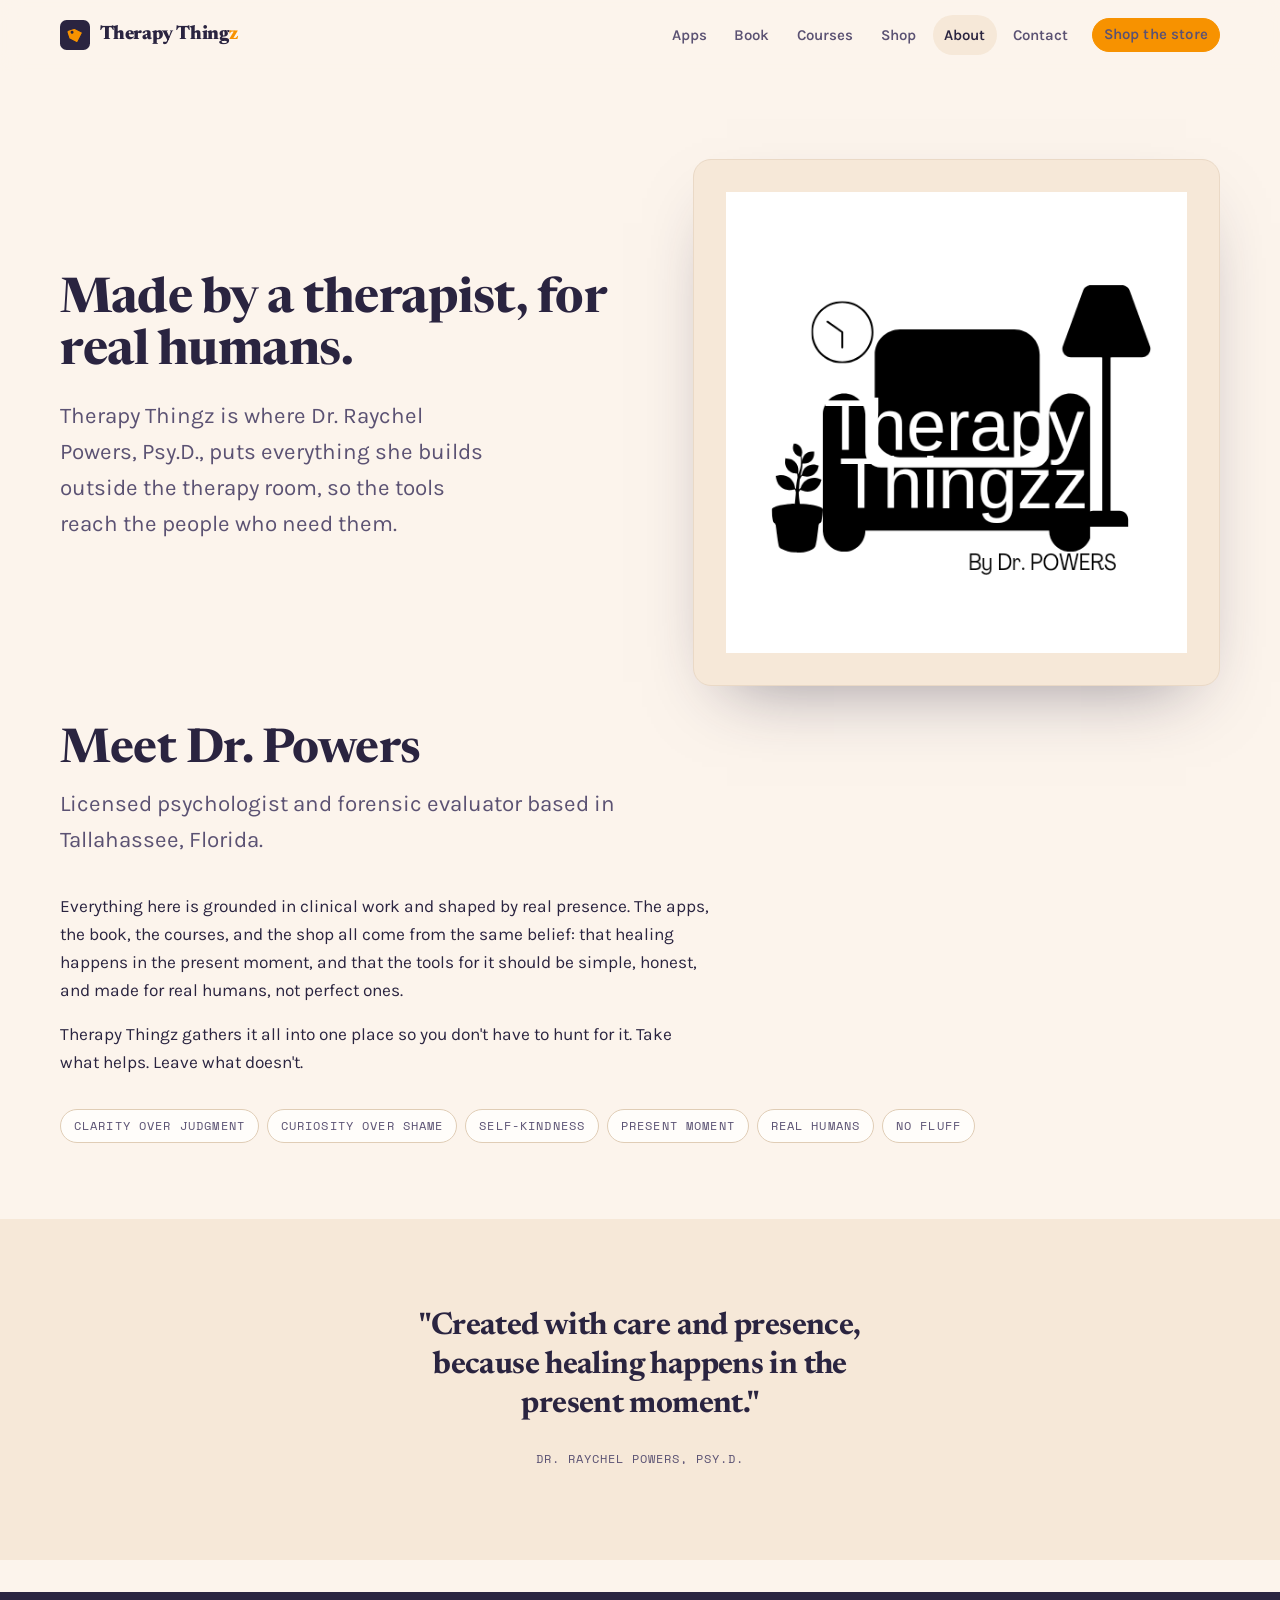
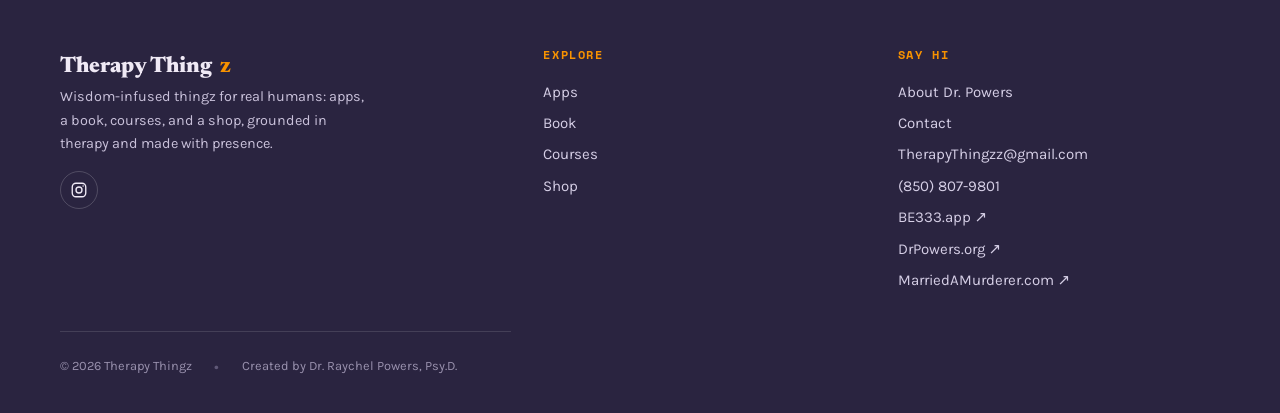
<file: about.html>
<!DOCTYPE html>
<html lang="en">
<head>
<meta charset="UTF-8">
<meta name="viewport" content="width=device-width, initial-scale=1">
<title>About · Therapy Thingz</title>
<meta name="description" content="Therapy Thingz is created by Dr. Raychel Powers, Psy.D., a licensed psychologist in Tallahassee, Florida.">
<link rel="icon" href="assets/favicon.svg" type="image/svg+xml">
<link rel="apple-touch-icon" href="assets/favicon.svg">
<link rel="manifest" href="site.webmanifest">
<meta property="og:title" content="About · Therapy Thingz">
<meta property="og:description" content="Therapy Thingz is created by Dr. Raychel Powers, Psy.D., a licensed psychologist in Tallahassee, Florida.">
<meta property="og:type" content="profile">
<meta property="og:url" content="https://therapythingz.com/about.html">
<meta property="og:image" content="https://therapythingz.com/assets/hero.webp">
<meta property="og:image:width" content="1024">
<meta property="og:image:height" content="576">
<meta property="og:image:alt" content="Therapy Thingz, a curated collection for the mind">
<meta property="og:site_name" content="Therapy Thingz">
<meta name="twitter:card" content="summary_large_image">
<meta name="twitter:title" content="About · Therapy Thingz">
<meta name="twitter:description" content="Therapy Thingz is created by Dr. Raychel Powers, Psy.D., a licensed psychologist in Tallahassee, Florida.">
<meta name="twitter:image" content="https://therapythingz.com/assets/hero.webp">
<meta name="twitter:image:alt" content="Therapy Thingz, a curated collection for the mind">
<meta name="theme-color" content="#FCF4EC">
<script type="application/ld+json">{"@context":"https://schema.org","@type":"Person","name":"Dr. Raychel Powers","honorificSuffix":"Psy.D.","jobTitle":"Licensed Psychologist","description":"Licensed psychologist and forensic evaluator based in Tallahassee, Florida.","url":"https://drpowers.org","sameAs":["https://instagram.com/DrRaychel","https://therapythingz.com/about.html","https://be333.app","https://marriedamurderer.com"],"worksFor":{"@type":"Organization","name":"Therapy Thingz","url":"https://therapythingz.com/"},"address":{"@type":"PostalAddress","addressLocality":"Tallahassee","addressRegion":"FL","addressCountry":"US"}}</script>
<link rel="preconnect" href="https://fonts.googleapis.com">
<link rel="preconnect" href="https://fonts.gstatic.com" crossorigin>
<link href="https://fonts.googleapis.com/css2?family=Karla:ital,wght@0,400;0,500;0,600;0,700;1,400&family=Newsreader:ital,opsz,wght@0,6..72,600;0,6..72,700;0,6..72,800;1,6..72,600&family=Space+Mono:wght@400;700&display=swap" rel="stylesheet">
<link rel="stylesheet" href="css/styles.css">
</head>
<body data-page="about">
<div id="site-header"></div>

<main>
  <section class="hero" style="padding-bottom:1.5rem">
    <div class="wrap hero__grid">
      <div>
        <h1 class="hero__title" style="font-size:var(--step-3)">Made by a therapist, for real humans.</h1>
        <p class="hero__lead">Therapy Thingz is where Dr. Raychel Powers, Psy.D., puts everything she builds outside the therapy room, so the tools reach the people who need them.</p>
      </div>
      <div class="hero__art" data-reveal>
        <img src="assets/about-hero.png" alt="Therapy Thingz mark" fetchpriority="high" decoding="async" style="aspect-ratio:1/1;object-fit:contain;background:var(--paper-2);padding:2rem">
      </div>
    </div>
  </section>

  <section class="section" style="padding-top:1rem">
    <div class="wrap">
      <div class="section__head">
        <h2 class="section__title">Meet Dr. Powers</h2>
        <p class="section__sub">Licensed psychologist and forensic evaluator based in Tallahassee, Florida.</p>
      </div>
      <div style="max-width:65ch">
        <p>Everything here is grounded in clinical work and shaped by real presence. The apps, the book, the courses, and the shop all come from the same belief: that healing happens in the present moment, and that the tools for it should be simple, honest, and made for real humans, not perfect ones.</p>
        <p>Therapy Thingz gathers it all into one place so you don't have to hunt for it. Take what helps. Leave what doesn't.</p>
      </div>
      <div class="values" style="margin-top:2rem">
        <span class="chip">Clarity over judgment</span>
        <span class="chip">Curiosity over shame</span>
        <span class="chip">Self-kindness</span>
        <span class="chip">Present moment</span>
        <span class="chip">Real humans</span>
        <span class="chip">No fluff</span>
      </div>
    </div>
  </section>

  <section class="quote section--alt">
    <div class="wrap">
      <p>"Created with care and presence, because healing happens in the present moment."</p>
      <cite> Dr. Raychel Powers, Psy.D.</cite>
    </div>
  </section>
</main>

<div id="site-footer"></div>
<script src="js/script.js"></script>
</body>
</html>
</file>
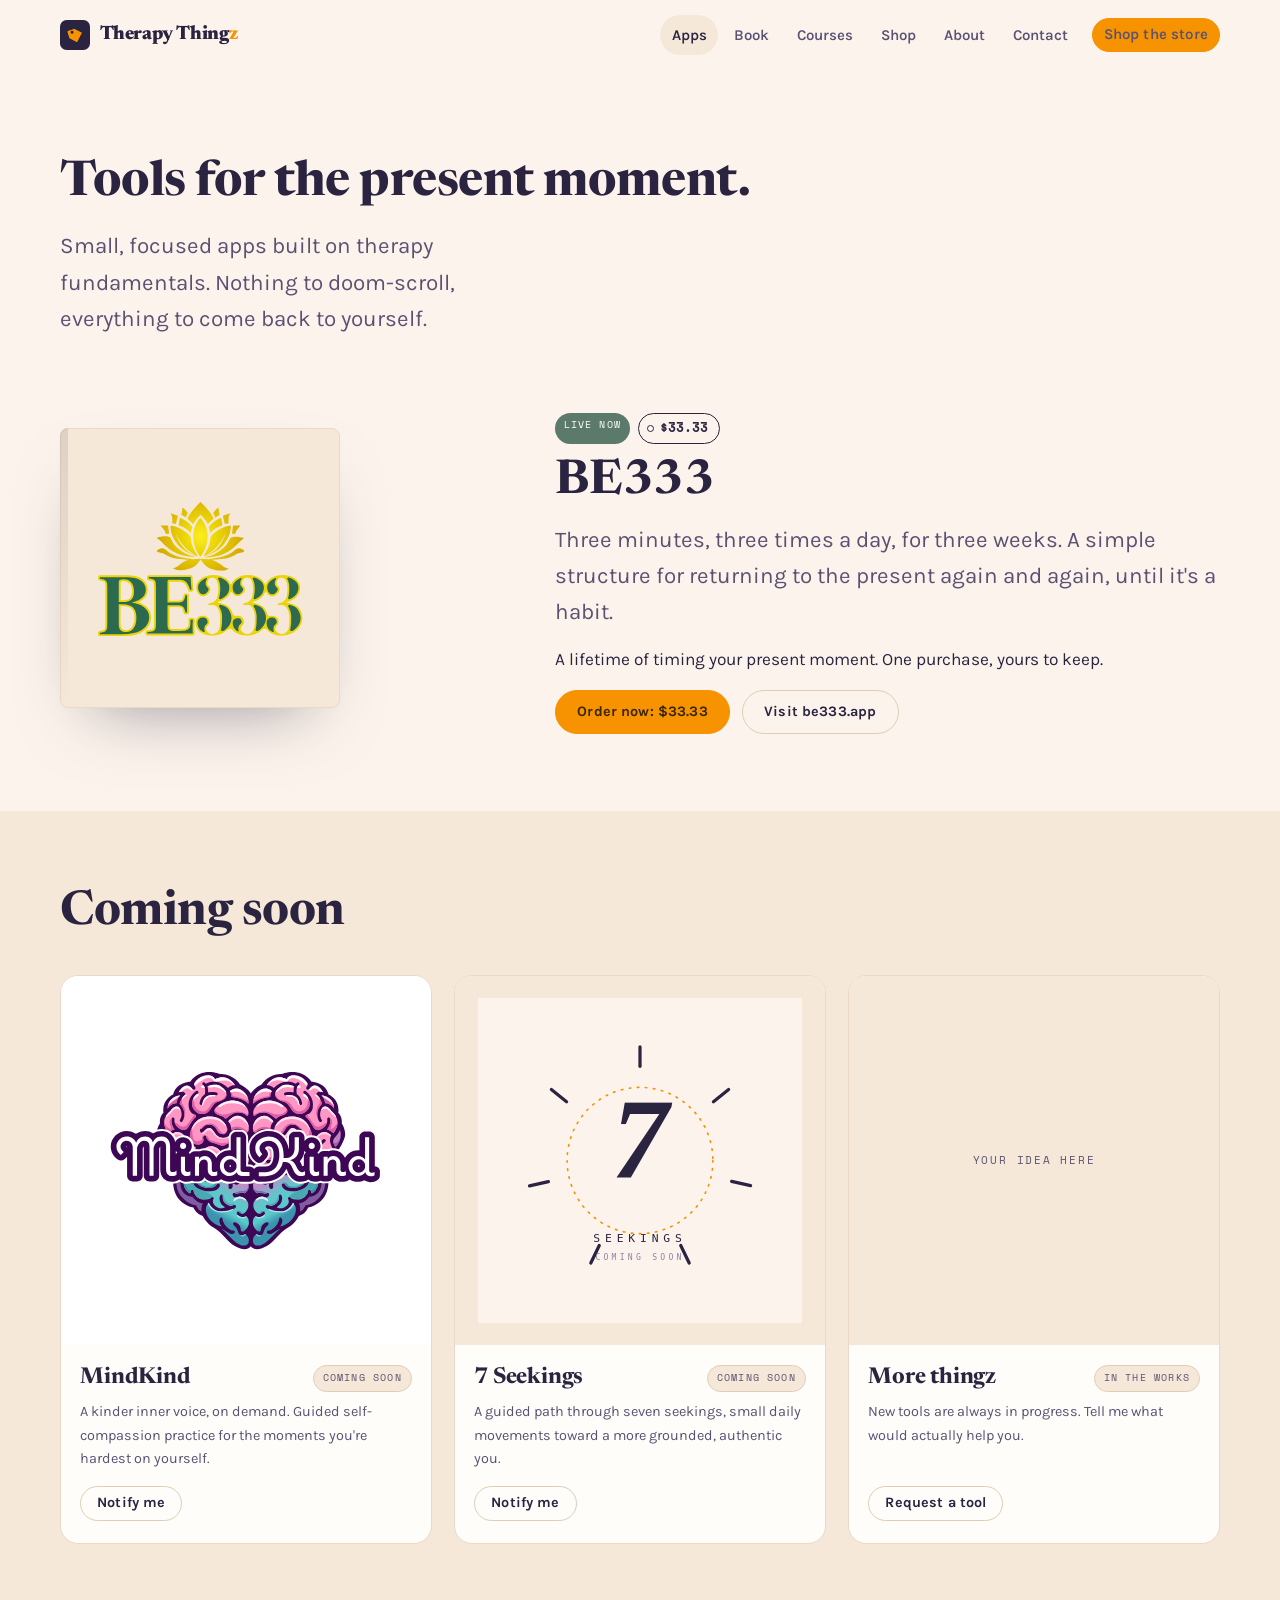
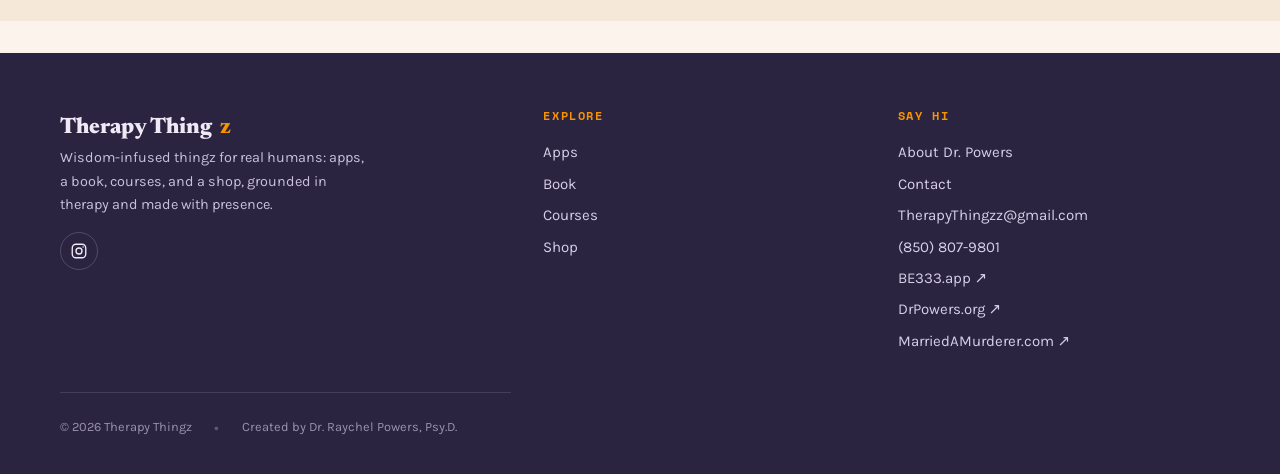
<file: apps.html>
<!DOCTYPE html>
<html lang="en">
<head>
<meta charset="UTF-8">
<meta name="viewport" content="width=device-width, initial-scale=1">
<title>Apps · Therapy Thingz</title>
<meta name="description" content="BE333, MindKind, and 7 Seekings. Small, focused apps built on therapy fundamentals.">
<link rel="icon" href="assets/favicon.svg" type="image/svg+xml">
<link rel="apple-touch-icon" href="assets/favicon.svg">
<link rel="manifest" href="site.webmanifest">
<meta property="og:title" content="Apps · Therapy Thingz">
<meta property="og:description" content="BE333, MindKind, and 7 Seekings. Small, focused apps built on therapy fundamentals.">
<meta property="og:type" content="website">
<meta property="og:url" content="https://therapythingz.com/apps.html">
<meta property="og:image" content="https://therapythingz.com/assets/hero.webp">
<meta property="og:image:width" content="1024">
<meta property="og:image:height" content="576">
<meta property="og:image:alt" content="Therapy Thingz, a curated collection for the mind">
<meta property="og:site_name" content="Therapy Thingz">
<meta name="twitter:card" content="summary_large_image">
<meta name="twitter:title" content="Apps · Therapy Thingz">
<meta name="twitter:description" content="BE333, MindKind, and 7 Seekings. Small, focused apps built on therapy fundamentals.">
<meta name="twitter:image" content="https://therapythingz.com/assets/hero.webp">
<meta name="twitter:image:alt" content="Therapy Thingz, a curated collection for the mind">
<meta name="theme-color" content="#FCF4EC">
<script type="application/ld+json">{"@context":"https://schema.org","@type":"SoftwareApplication","name":"BE333","description":"Three minutes, three times a day, for three weeks. A simple structure for returning to the present.","applicationCategory":"HealthApplication","operatingSystem":"Web","url":"https://be333.app","image":"https://therapythingz.com/assets/be333-tile.png","offers":{"@type":"Offer","price":"33.33","priceCurrency":"USD","availability":"https://schema.org/InStock","url":"https://therapythingz.com/apps.html#be333"},"author":{"@type":"Person","name":"Dr. Raychel Powers","honorificSuffix":"Psy.D.","url":"https://drpowers.org"},"publisher":{"@type":"Organization","name":"Therapy Thingz","url":"https://therapythingz.com/"}}</script>
<link rel="preconnect" href="https://fonts.googleapis.com">
<link rel="preconnect" href="https://fonts.gstatic.com" crossorigin>
<link href="https://fonts.googleapis.com/css2?family=Karla:ital,wght@0,400;0,500;0,600;0,700;1,400&family=Newsreader:ital,opsz,wght@0,6..72,600;0,6..72,700;0,6..72,800;1,6..72,600&family=Space+Mono:wght@400;700&display=swap" rel="stylesheet">
<link rel="stylesheet" href="css/styles.css">
</head>
<body data-page="apps">
<div id="site-header"></div>

<main>
  <section class="hero" style="padding-bottom:1.5rem">
    <div class="wrap">
      <h1 class="hero__title" style="font-size:var(--step-3)">Tools for the present moment.</h1>
      <p class="hero__lead">Small, focused apps built on therapy fundamentals. Nothing to doom-scroll, everything to come back to yourself.</p>
    </div>
  </section>

  <!-- BE333 featured -->
  <section class="section" id="be333" style="padding-top:1rem">
    <div class="wrap book">
      <div class="book__cover" data-reveal style="max-width:280px">
        <img src="assets/be333-logo.svg" alt="BE333 lotus logo" fetchpriority="high" decoding="async" style="aspect-ratio:1/1;object-fit:contain;background:var(--paper-2);padding:1.4rem">
      </div>
      <div data-reveal>
        <div class="pill-row"><span class="badge badge--live">Live now</span><span class="hangtag">$33.33</span></div>
        <h2 style="margin-top:.8rem">BE333</h2>
        <p class="lead">Three minutes, three times a day, for three weeks. A simple structure for returning to the present again and again, until it's a habit.</p>
        <p>A lifetime of timing your present moment. One purchase, yours to keep.</p>
        <div class="hero__cta">
          <!-- Point at your Stripe/app-store link when ready -->
          <a class="btn btn--primary" href="#" target="_blank" rel="noopener">Order now: $33.33</a>
          <a class="btn btn--ghost" href="https://be333.app" target="_blank" rel="noopener">Visit be333.app</a>
        </div>
      </div>
    </div>
  </section>

  <!-- Coming soon -->
  <section class="section section--alt">
    <div class="wrap">
      <div class="section__head">
        <h2 class="section__title">Coming soon</h2>
      </div>
      <div class="grid grid--3">
        <article class="card" data-reveal>
          <div class="card__media contain" style="background:#fff">
            <img src="assets/mindkind-logo.svg" alt="MindKind" loading="lazy" decoding="async">
          </div>
          <div class="card__body">
            <div class="card__row"><h3>MindKind</h3><span class="badge badge--soon">Coming soon</span></div>
            <p>A kinder inner voice, on demand. Guided self-compassion practice for the moments you're hardest on yourself.</p>
            <div class="card__foot"><a class="btn btn--ghost btn--sm" href="contact.html">Notify me</a></div>
          </div>
        </article>
        <article class="card" data-reveal>
          <div class="card__media contain">
            <img src="assets/7seekings-placeholder.svg" alt="7 Seekings" loading="lazy" decoding="async">
          </div>
          <div class="card__body">
            <div class="card__row"><h3>7 Seekings</h3><span class="badge badge--soon">Coming soon</span></div>
            <p>A guided path through seven seekings, small daily movements toward a more grounded, authentic you.</p>
            <div class="card__foot"><a class="btn btn--ghost btn--sm" href="contact.html">Notify me</a></div>
          </div>
        </article>
        <article class="card" data-reveal>
          <div class="card__media" style="background:var(--paper-2)">
            <span class="tag">Your idea here</span>
          </div>
          <div class="card__body">
            <div class="card__row"><h3>More thingz</h3><span class="badge badge--soon">In the works</span></div>
            <p>New tools are always in progress. Tell me what would actually help you.</p>
            <div class="card__foot"><a class="btn btn--ghost btn--sm" href="contact.html">Request a tool</a></div>
          </div>
        </article>
      </div>
    </div>
  </section>
</main>

<div id="site-footer"></div>
<script src="js/script.js"></script>
</body>
</html>
</file>
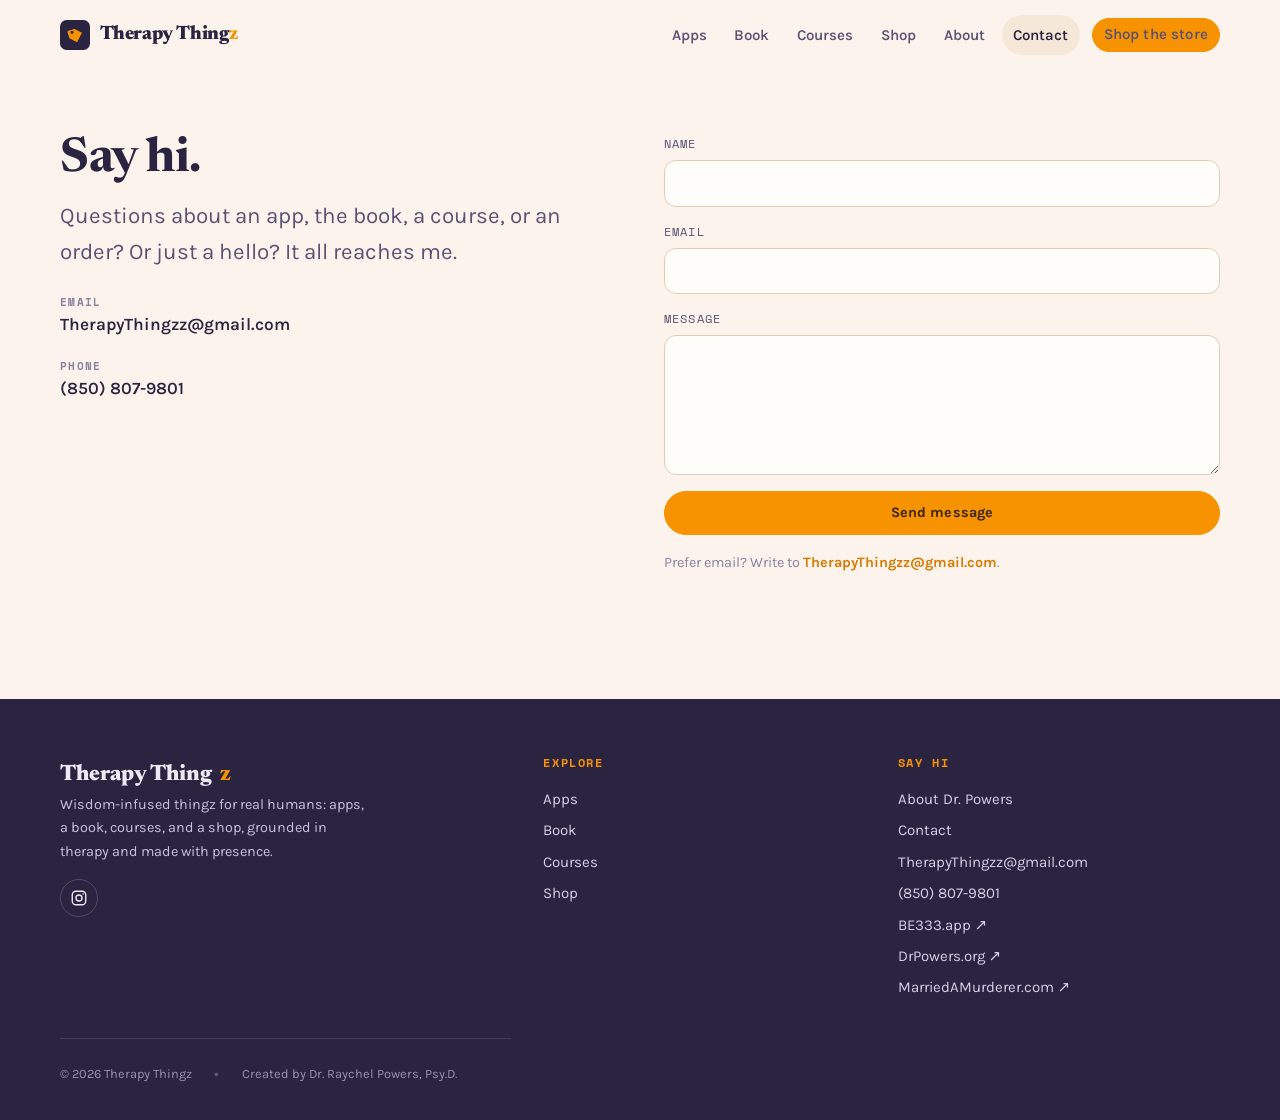
<file: contact.html>
<!DOCTYPE html>
<html lang="en">
<head>
<meta charset="UTF-8">
<meta name="viewport" content="width=device-width, initial-scale=1">
<title>Contact · Therapy Thingz</title>
<meta name="description" content="Get in touch with Therapy Thingz. Questions, requests, and hellos welcome.">
<link rel="icon" href="assets/favicon.svg" type="image/svg+xml">
<link rel="apple-touch-icon" href="assets/favicon.svg">
<link rel="manifest" href="site.webmanifest">
<meta property="og:title" content="Contact · Therapy Thingz">
<meta property="og:description" content="Get in touch with Therapy Thingz. Questions, requests, and hellos welcome.">
<meta property="og:type" content="website">
<meta property="og:url" content="https://therapythingz.com/contact.html">
<meta property="og:image" content="https://therapythingz.com/assets/hero.webp">
<meta property="og:image:width" content="1024">
<meta property="og:image:height" content="576">
<meta property="og:image:alt" content="Therapy Thingz, a curated collection for the mind">
<meta property="og:site_name" content="Therapy Thingz">
<meta name="twitter:card" content="summary_large_image">
<meta name="twitter:title" content="Contact · Therapy Thingz">
<meta name="twitter:description" content="Get in touch with Therapy Thingz. Questions, requests, and hellos welcome.">
<meta name="twitter:image" content="https://therapythingz.com/assets/hero.webp">
<meta name="twitter:image:alt" content="Therapy Thingz, a curated collection for the mind">
<meta name="theme-color" content="#FCF4EC">
<link rel="preconnect" href="https://fonts.googleapis.com">
<link rel="preconnect" href="https://fonts.gstatic.com" crossorigin>
<link href="https://fonts.googleapis.com/css2?family=Karla:ital,wght@0,400;0,500;0,600;0,700;1,400&family=Newsreader:ital,opsz,wght@0,6..72,600;0,6..72,700;0,6..72,800;1,6..72,600&family=Space+Mono:wght@400;700&display=swap" rel="stylesheet">
<link rel="stylesheet" href="css/styles.css">
</head>
<body data-page="contact">
<div id="site-header"></div>

<main>
  <section class="section" style="padding-top:clamp(2.5rem,5vw,4rem)">
    <div class="wrap contact-grid">
      <div>
        <h1 style="font-size:var(--step-3);margin:0 0 .7rem">Say hi.</h1>
        <p class="lead">Questions about an app, the book, a course, or an order? Or just a hello? It all reaches me.</p>
        <div class="contact-lines">
          <a href="mailto:TherapyThingzz@gmail.com"><span><span class="lab">Email</span>TherapyThingzz@gmail.com</span></a>
          <a href="tel:+18508079801"><span><span class="lab">Phone</span>(850) 807-9801</span></a>
        </div>
      </div>

      <div>
        <!-- Formspree: replace your-form-id with your real endpoint ID -->
        <form class="form" action="https://formspree.io/f/your-form-id" method="POST" id="contact-form">
          <div class="field">
            <label for="name">Name</label>
            <input id="name" name="name" type="text" autocomplete="name" required>
          </div>
          <div class="field">
            <label for="email">Email</label>
            <input id="email" name="email" type="email" autocomplete="email" required>
          </div>
          <div class="field">
            <label for="message">Message</label>
            <textarea id="message" name="message" required></textarea>
          </div>
          <input type="hidden" name="_subject" value="New message from Therapy Thingz">
          <button class="btn btn--primary" type="submit">Send message</button>
          <p class="form__note" id="form-status">Prefer email? Write to <a href="mailto:TherapyThingzz@gmail.com" style="color:var(--marigold-d);font-weight:700">TherapyThingzz@gmail.com</a>.</p>
        </form>
      </div>
    </div>
  </section>
</main>

<div id="site-footer"></div>
<script src="js/script.js"></script>
<script>
  // graceful async submit; if Formspree isn't configured yet, hand off to the user's email client
  const form = document.getElementById('contact-form');
  const status = document.getElementById('form-status');
  const EMAIL = 'TherapyThingzz@gmail.com';
  form.addEventListener('submit', async (e) => {
    e.preventDefault();
    const data = new FormData(form);
    if (form.action.includes('your-form-id')) {
      const subject = encodeURIComponent(`Message from ${data.get('name') || 'a visitor'}`);
      const body = encodeURIComponent(`From: ${data.get('name')} <${data.get('email')}>\n\n${data.get('message')}`);
      window.location.href = `mailto:${EMAIL}?subject=${subject}&body=${body}`;
      status.textContent = 'Opening your email app…';
      return;
    }
    status.textContent = 'Sending…';
    try{
      const res = await fetch(form.action, { method:'POST', body:data, headers:{Accept:'application/json'} });
      if(res.ok){ form.reset(); status.textContent = 'Thanks. Your message is on its way.'; }
      else { throw new Error(); }
    }catch(_){
      status.innerHTML = `Something glitched. Email me directly at <a href="mailto:${EMAIL}" style="color:var(--marigold-d);font-weight:700">${EMAIL}</a>.`;
    }
  });
</script>
</body>
</html>
</file>
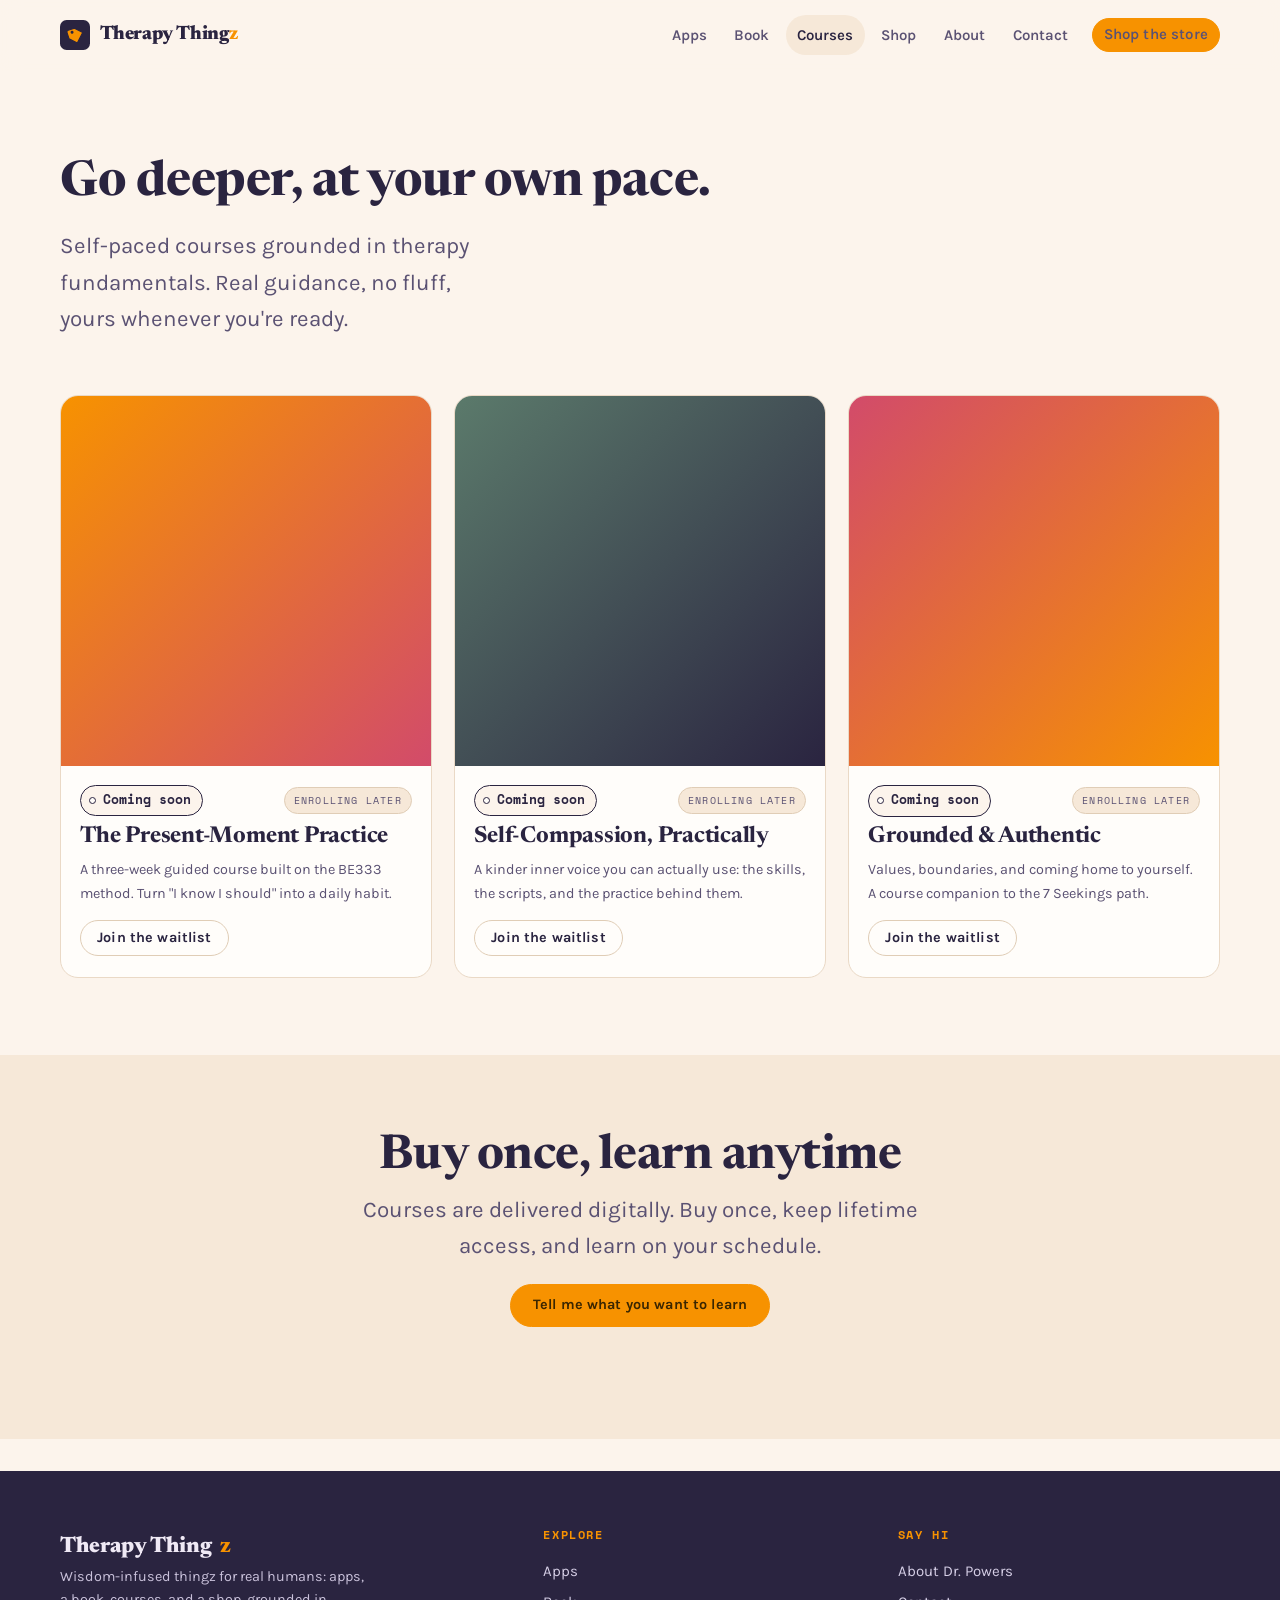
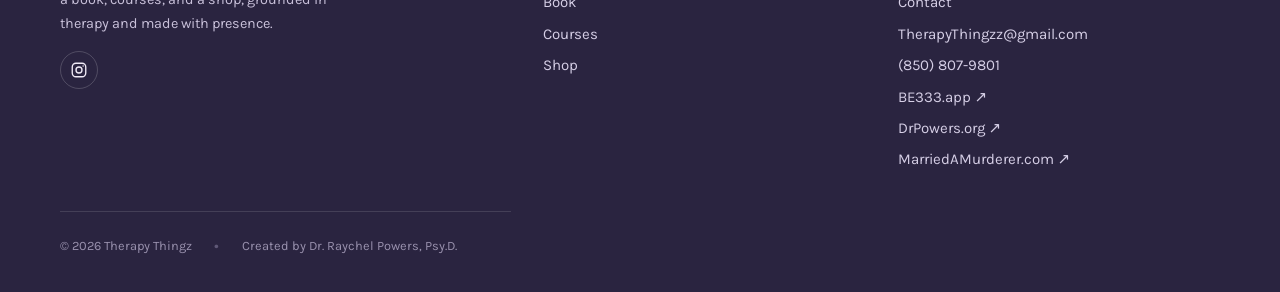
<file: courses.html>
<!DOCTYPE html>
<html lang="en">
<head>
<meta charset="UTF-8">
<meta name="viewport" content="width=device-width, initial-scale=1">
<title>Courses · Therapy Thingz</title>
<meta name="description" content="Go deeper at your own pace, with courses grounded in therapy fundamentals.">
<link rel="icon" href="assets/favicon.svg" type="image/svg+xml">
<link rel="apple-touch-icon" href="assets/favicon.svg">
<link rel="manifest" href="site.webmanifest">
<meta property="og:title" content="Courses · Therapy Thingz">
<meta property="og:description" content="Go deeper at your own pace, with courses grounded in therapy fundamentals.">
<meta property="og:type" content="website">
<meta property="og:url" content="https://therapythingz.com/courses.html">
<meta property="og:image" content="https://therapythingz.com/assets/hero.webp">
<meta property="og:image:width" content="1024">
<meta property="og:image:height" content="576">
<meta property="og:image:alt" content="Therapy Thingz, a curated collection for the mind">
<meta property="og:site_name" content="Therapy Thingz">
<meta name="twitter:card" content="summary_large_image">
<meta name="twitter:title" content="Courses · Therapy Thingz">
<meta name="twitter:description" content="Go deeper at your own pace, with courses grounded in therapy fundamentals.">
<meta name="twitter:image" content="https://therapythingz.com/assets/hero.webp">
<meta name="twitter:image:alt" content="Therapy Thingz, a curated collection for the mind">
<meta name="theme-color" content="#FCF4EC">
<link rel="preconnect" href="https://fonts.googleapis.com">
<link rel="preconnect" href="https://fonts.gstatic.com" crossorigin>
<link href="https://fonts.googleapis.com/css2?family=Karla:ital,wght@0,400;0,500;0,600;0,700;1,400&family=Newsreader:ital,opsz,wght@0,6..72,600;0,6..72,700;0,6..72,800;1,6..72,600&family=Space+Mono:wght@400;700&display=swap" rel="stylesheet">
<link rel="stylesheet" href="css/styles.css">
</head>
<body data-page="courses">
<div id="site-header"></div>

<main>
  <section class="hero" style="padding-bottom:1.5rem">
    <div class="wrap">
      <h1 class="hero__title" style="font-size:var(--step-3)">Go deeper, at your own pace.</h1>
      <p class="hero__lead">Self-paced courses grounded in therapy fundamentals. Real guidance, no fluff, yours whenever you're ready.</p>
    </div>
  </section>

  <section class="section" style="padding-top:.5rem">
    <div class="wrap">
      <div class="grid grid--3">
        <article class="card" data-reveal>
          <div class="card__media" style="background:linear-gradient(135deg,#F79200,#D24B6A)"></div>
          <div class="card__body">
            <div class="card__row"><span class="hangtag">Coming soon</span><span class="badge badge--soon">Enrolling later</span></div>
            <h3>The Present-Moment Practice</h3>
            <p>A three-week guided course built on the BE333 method. Turn "I know I should" into a daily habit.</p>
            <div class="card__foot"><a class="btn btn--ghost btn--sm" href="contact.html">Join the waitlist</a></div>
          </div>
        </article>
        <article class="card" data-reveal>
          <div class="card__media" style="background:linear-gradient(135deg,#5B7A6B,#2A2440)"></div>
          <div class="card__body">
            <div class="card__row"><span class="hangtag">Coming soon</span><span class="badge badge--soon">Enrolling later</span></div>
            <h3>Self-Compassion, Practically</h3>
            <p>A kinder inner voice you can actually use: the skills, the scripts, and the practice behind them.</p>
            <div class="card__foot"><a class="btn btn--ghost btn--sm" href="contact.html">Join the waitlist</a></div>
          </div>
        </article>
        <article class="card" data-reveal>
          <div class="card__media" style="background:linear-gradient(135deg,#D24B6A,#F79200)"></div>
          <div class="card__body">
            <div class="card__row"><span class="hangtag">Coming soon</span><span class="badge badge--soon">Enrolling later</span></div>
            <h3>Grounded &amp; Authentic</h3>
            <p>Values, boundaries, and coming home to yourself. A course companion to the 7 Seekings path.</p>
            <div class="card__foot"><a class="btn btn--ghost btn--sm" href="contact.html">Join the waitlist</a></div>
          </div>
        </article>
      </div>
    </div>
  </section>

  <section class="section section--alt">
    <div class="wrap center">
      <div class="section__head center">
        <h2 class="section__title">Buy once, learn anytime</h2>
        <p class="section__sub">Courses are delivered digitally. Buy once, keep lifetime access, and learn on your schedule.</p>
        <a class="btn btn--primary" href="contact.html">Tell me what you want to learn</a>
      </div>
    </div>
  </section>
</main>

<div id="site-footer"></div>
<script src="js/script.js"></script>
</body>
</html>
</file>
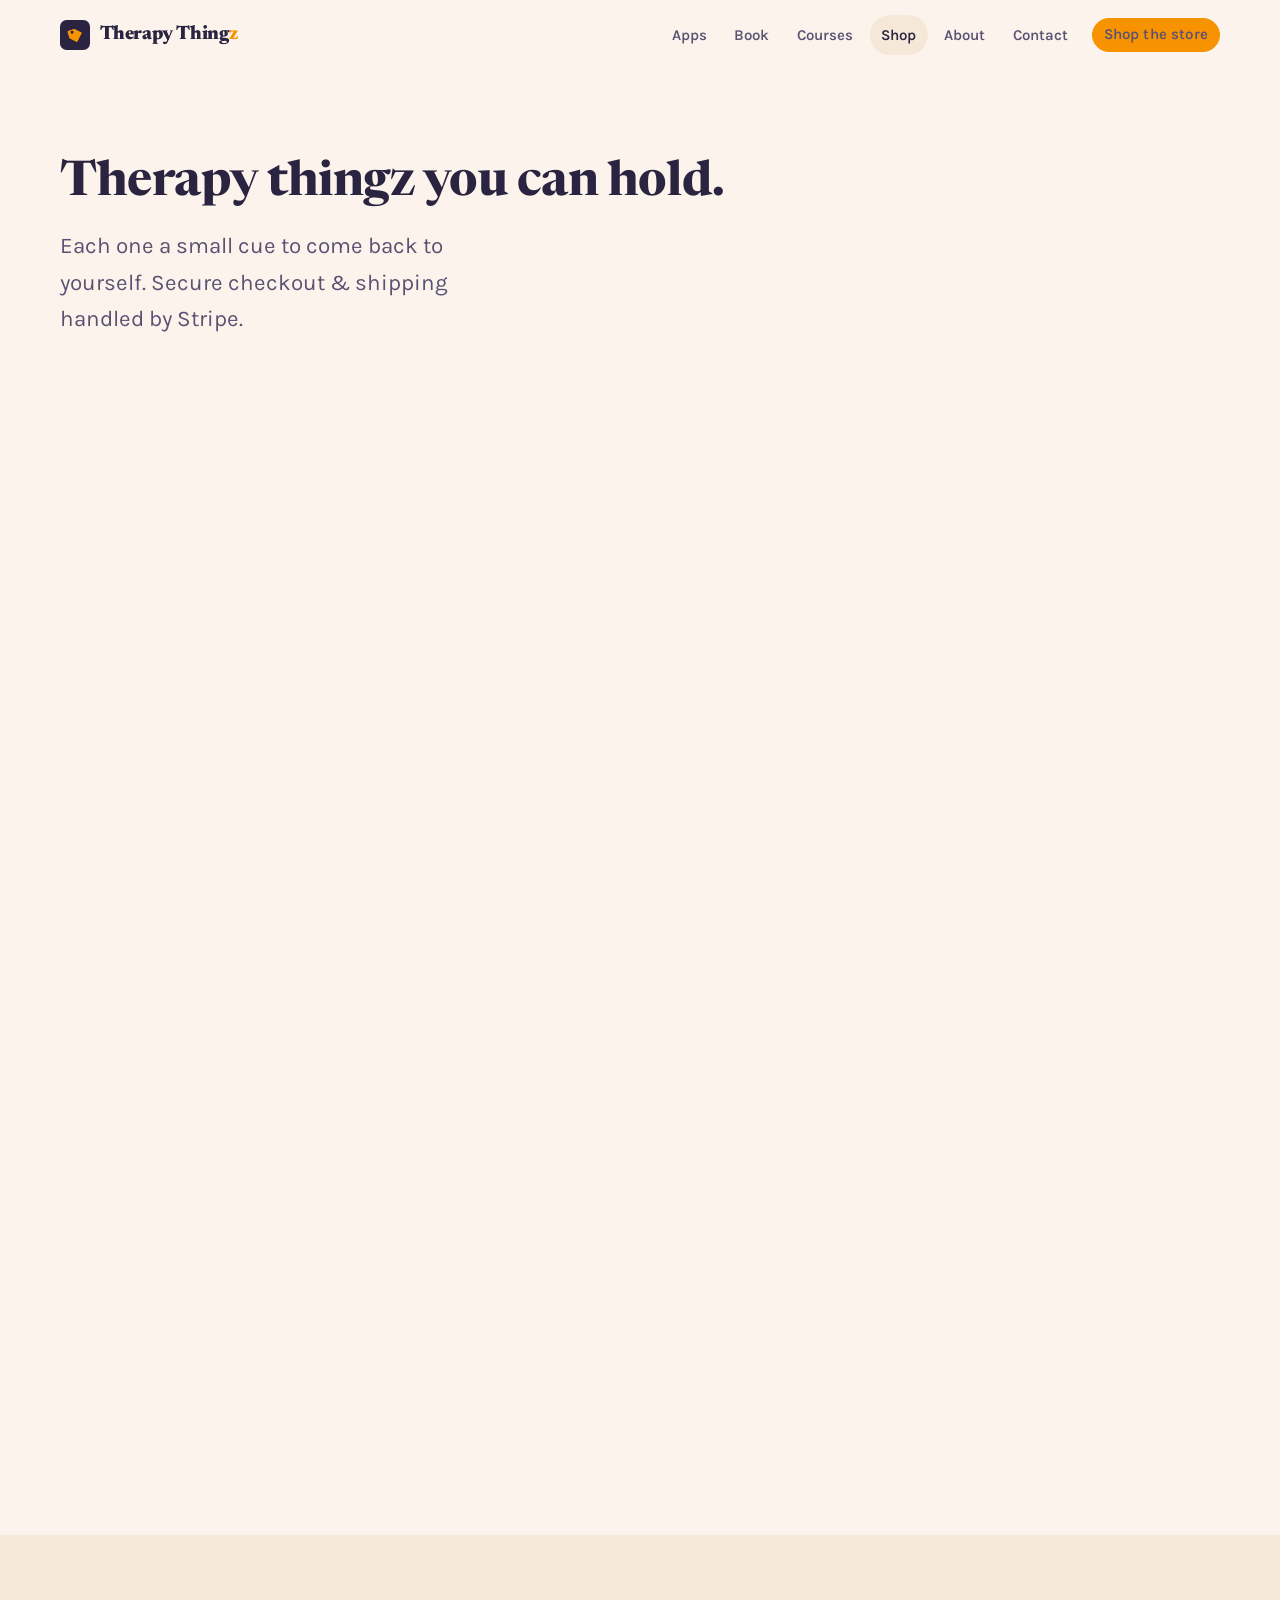
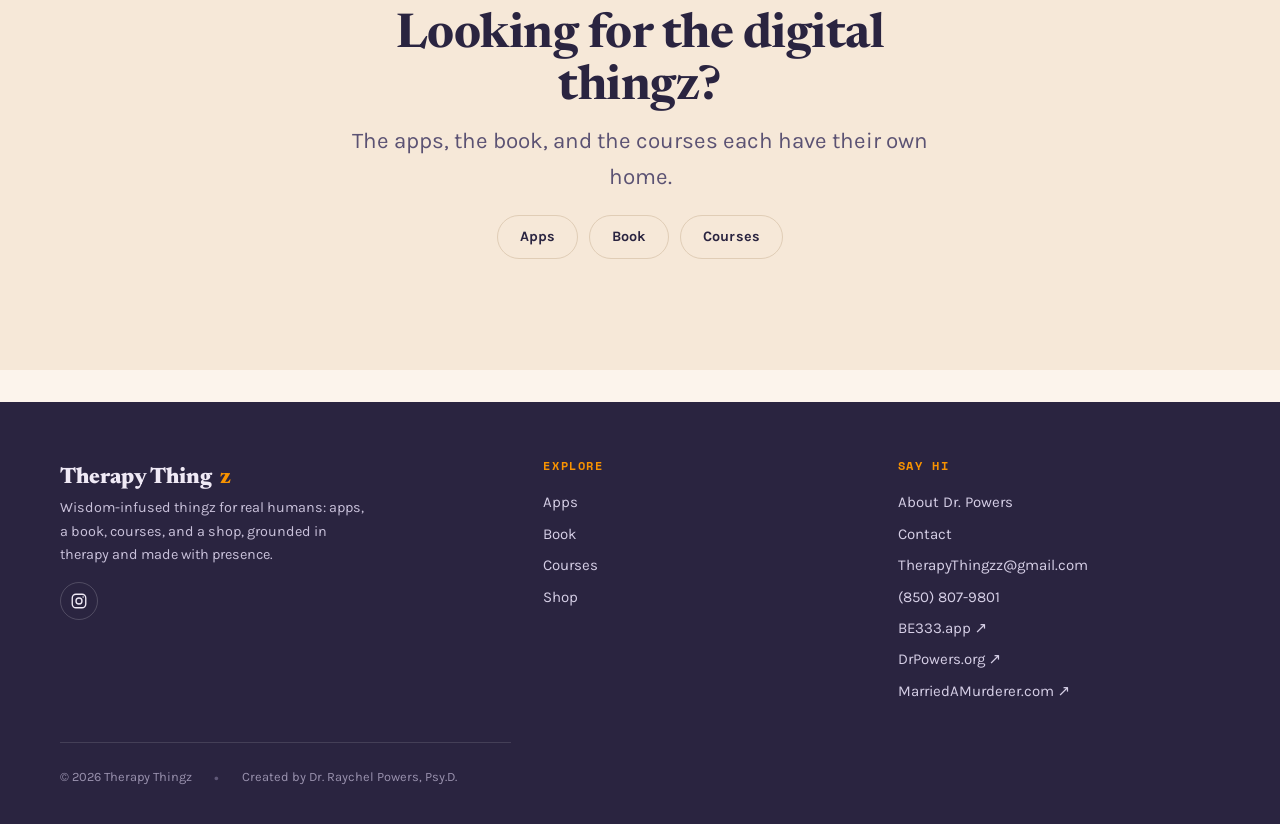
<file: shop.html>
<!DOCTYPE html>
<html lang="en">
<head>
<meta charset="UTF-8">
<meta name="viewport" content="width=device-width, initial-scale=1">
<title>Shop · Therapy Thingz</title>
<meta name="description" content="Stickers, hats, decks, mugs, and totes for the therapy-minded. Checkout handled securely by Stripe.">
<link rel="icon" href="assets/favicon.svg" type="image/svg+xml">
<link rel="apple-touch-icon" href="assets/favicon.svg">
<link rel="manifest" href="site.webmanifest">
<meta property="og:title" content="Shop · Therapy Thingz">
<meta property="og:description" content="Stickers, hats, decks, mugs, and totes for the therapy-minded. Checkout handled securely by Stripe.">
<meta property="og:type" content="website">
<meta property="og:url" content="https://therapythingz.com/shop.html">
<meta property="og:image" content="https://therapythingz.com/assets/hero.webp">
<meta property="og:image:width" content="1024">
<meta property="og:image:height" content="576">
<meta property="og:image:alt" content="Therapy Thingz, a curated collection for the mind">
<meta property="og:site_name" content="Therapy Thingz">
<meta name="twitter:card" content="summary_large_image">
<meta name="twitter:title" content="Shop · Therapy Thingz">
<meta name="twitter:description" content="Stickers, hats, decks, mugs, and totes for the therapy-minded. Checkout handled securely by Stripe.">
<meta name="twitter:image" content="https://therapythingz.com/assets/hero.webp">
<meta name="twitter:image:alt" content="Therapy Thingz, a curated collection for the mind">
<meta name="theme-color" content="#FCF4EC">
<link rel="preconnect" href="https://fonts.googleapis.com">
<link rel="preconnect" href="https://fonts.gstatic.com" crossorigin>
<link href="https://fonts.googleapis.com/css2?family=Karla:ital,wght@0,400;0,500;0,600;0,700;1,400&family=Newsreader:ital,opsz,wght@0,6..72,600;0,6..72,700;0,6..72,800;1,6..72,600&family=Space+Mono:wght@400;700&display=swap" rel="stylesheet">
<link rel="stylesheet" href="css/styles.css">
</head>
<body data-page="shop">
<div id="site-header"></div>

<main>
  <section class="hero" style="padding-bottom:1.5rem">
    <div class="wrap">
      <h1 class="hero__title" style="font-size:var(--step-3)">Therapy thingz you can hold.</h1>
      <p class="hero__lead">Each one a small cue to come back to yourself. Secure checkout &amp; shipping handled by Stripe.</p>
    </div>
  </section>

  <section class="section" style="padding-top:.5rem">
    <div class="wrap">
      <div class="grid grid--auto" id="shop-grid">
        <!-- rendered by js/shop.js -->
        <p class="tag">Loading the shelf…</p>
      </div>
    </div>
  </section>

  <section class="section section--alt">
    <div class="wrap center">
      <div class="section__head center">
        <h2 class="section__title">Looking for the digital thingz?</h2>
        <p class="section__sub">The apps, the book, and the courses each have their own home.</p>
        <div class="hero__cta" style="justify-content:center">
          <a class="btn btn--ghost" href="apps.html">Apps</a>
          <a class="btn btn--ghost" href="book.html">Book</a>
          <a class="btn btn--ghost" href="courses.html">Courses</a>
        </div>
      </div>
    </div>
  </section>
</main>

<div id="site-footer"></div>
<script src="js/script.js"></script>
<script src="js/shop.js"></script>
</body>
</html>
</file>
<file: css/styles.css>
/* ============================================================
   THERAPY THINGZ shared design tokens & styles
   Hub for apps · book · courses · shop
   Palette: sunlit apothecary plum ink, warm paper,
   marigold (Raya's signature), raspberry, grounded sage.
   Type: Newsreader (display) · Karla (body) ·
         Space Mono (hangtag / price labels = the signature)
   ============================================================ */

:root{
  /* color */
  --paper:      #FCF4EC;
  --paper-2:    #F6E8D8;
  --card:       #FFFDFA;
  --ink:        #2A2440;
  --ink-soft:   #5B5273;
  --ink-faint:  #8A82A0;
  --marigold:   #F79200;
  --marigold-d: #D97B00;
  --raspberry:  #D24B6A;
  --sage:       #5B7A6B;
  --sage-d:     #47614F;
  --line:       #EAD9C6;
  --line-2:     #E0CDB6;

  /* type */
  --display: "Newsreader", Georgia, "Times New Roman", serif;
  --body:    "Karla", system-ui, -apple-system, sans-serif;
  --label:   "Space Mono", ui-monospace, monospace;

  /* scale */
  --step--1: clamp(.82rem,.78rem + .2vw,.9rem);
  --step-0:  clamp(1rem,.96rem + .2vw,1.08rem);
  --step-1:  clamp(1.2rem,1.1rem + .5vw,1.4rem);
  --step-2:  clamp(1.5rem,1.3rem + 1vw,1.95rem);
  --step-3:  clamp(2rem,1.6rem + 2vw,3rem);
  --step-4:  clamp(2.7rem,2rem + 3.4vw,4.8rem);

  /* space + shape */
  --wrap: 1160px;
  --gutter: clamp(1.1rem,4vw,2.4rem);
  --radius: 18px;
  --radius-sm: 11px;
  --shadow: 0 1px 0 rgba(42,36,64,.04), 0 18px 40px -24px rgba(42,36,64,.35);
  --shadow-lg: 0 30px 70px -34px rgba(42,36,64,.5);
  --ease: cubic-bezier(.22,.61,.36,1);
}

*,*::before,*::after{ box-sizing:border-box; }
html{ scroll-behavior:smooth; -webkit-text-size-adjust:100%; }
@media (prefers-reduced-motion:reduce){ html{ scroll-behavior:auto; } }

.skip-link{
  position:absolute; left:-9999px; top:8px; z-index:1000;
  background:var(--ink); color:var(--paper);
  font-family:var(--label); font-size:.78rem; letter-spacing:.14em; text-transform:uppercase;
  padding:.7rem 1.1rem; border-radius:8px;
  text-decoration:none;
}
.skip-link:focus{ left:12px; outline:2px solid var(--marigold); outline-offset:2px; }
:focus-visible{ outline:2px solid var(--marigold); outline-offset:2px; border-radius:4px; }

body{
  margin:0;
  font-family:var(--body);
  font-size:var(--step-0);
  line-height:1.62;
  color:var(--ink);
  background:var(--paper);
  -webkit-font-smoothing:antialiased;
  text-rendering:optimizeLegibility;
  overflow-x:hidden;
}

h1,h2,h3,h4{ font-family:var(--display); font-weight:700; line-height:1.08; letter-spacing:-.01em; margin:0; color:var(--ink); font-variation-settings:"opsz" 48; }
p{ margin:0 0 1rem; }
a{ color:inherit; text-decoration:none; }
img{ max-width:100%; display:block; }
::selection{ background:var(--marigold); color:#fff; }

.wrap{ width:min(100% - var(--gutter)*2, var(--wrap)); margin-inline:auto; }
.center{ text-align:center; }

/* ---------- shelf label (the signature device) ---------- */
.tag{
  font-family:var(--label);
  font-size:.7rem;
  letter-spacing:.16em;
  text-transform:uppercase;
  color:var(--ink-soft);
}
.eyebrow{
  display:inline-flex; align-items:center; gap:.55rem;
  font-family:var(--label); font-size:.72rem; letter-spacing:.22em;
  text-transform:uppercase; color:var(--marigold-d); margin:0 0 1.1rem;
}
.eyebrow::before{ content:""; width:26px; height:1.5px; background:var(--marigold); }

/* hangtag used for prices & category flags everywhere */
.hangtag{
  display:inline-flex; align-items:center; gap:.4rem;
  font-family:var(--label); font-size:.8rem; font-weight:700;
  color:var(--ink); background:var(--paper);
  border:1.5px solid var(--ink); border-radius:999px;
  padding:.28rem .7rem .28rem .5rem; position:relative;
}
.hangtag::before{ /* the punch-hole */
  content:""; width:7px; height:7px; border-radius:50%;
  background:var(--card); border:1.5px solid var(--ink);
}

/* ---------- buttons ---------- */
.btn{
  --bg:var(--ink); --fg:#fff; --bd:var(--ink);
  display:inline-flex; align-items:center; justify-content:center; gap:.5rem;
  font-family:var(--body); font-weight:700; font-size:var(--step--1);
  letter-spacing:.01em; line-height:1;
  padding:.85rem 1.35rem; border-radius:999px;
  background:var(--bg); color:var(--fg); border:1.6px solid var(--bd);
  cursor:pointer; transition:transform .18s var(--ease), box-shadow .18s var(--ease), background .18s;
}
.btn:hover{ transform:translateY(-2px); box-shadow:0 12px 22px -12px rgba(42,36,64,.6); }
.btn:active{ transform:translateY(0); }
.btn--primary{ --bg:var(--marigold); --fg:#3a2600; --bd:var(--marigold); }
.btn--primary:hover{ background:var(--marigold-d); --bd:var(--marigold-d); }
.btn--berry{ --bg:var(--raspberry); --fg:#fff; --bd:var(--raspberry); }
.btn--ghost{ --bg:transparent; --fg:var(--ink); --bd:var(--line-2); }
.btn--ghost:hover{ --bd:var(--ink); }
.btn--sm{ padding:.6rem 1rem; }
.btn[aria-disabled="true"]{ opacity:.5; pointer-events:none; }
:focus-visible{ outline:3px solid var(--marigold); outline-offset:3px; border-radius:6px; }

/* ============================================================
   HEADER / NAV  (injected by js/script.js)
   ============================================================ */
.site-header{ position:sticky; top:0; z-index:60;
  background:color-mix(in srgb, var(--paper) 86%, transparent);
  backdrop-filter:blur(10px); border-bottom:1px solid transparent;
  transition:border-color .25s, background .25s; }
.site-header.is-stuck{ border-bottom-color:var(--line); }
.nav{ display:flex; align-items:center; gap:1.2rem;
  height:70px; width:min(100% - var(--gutter)*2, var(--wrap)); margin-inline:auto; }
.brand{ display:flex; align-items:center; gap:.6rem; margin-right:auto; font-family:var(--display);
  font-weight:800; font-size:1.22rem; letter-spacing:-.02em; color:var(--ink); }
.brand .mark{ width:30px; height:30px; flex:0 0 auto; }
.brand .z{ color:var(--marigold); }
.nav__links{ display:flex; align-items:center; gap:.35rem; }
.nav__links a{ font-size:.94rem; font-weight:600; color:var(--ink-soft);
  padding:.5rem .7rem; border-radius:999px; transition:color .18s, background .18s; }
.nav__links a:hover{ color:var(--ink); background:var(--paper-2); }
.nav__links a[aria-current="page"]{ color:var(--ink); background:var(--paper-2); }
.nav__cta{ margin-left:.4rem; }
.nav__toggle{ display:none; background:none; border:0; cursor:pointer; padding:.4rem;
  color:var(--ink); }
.nav__toggle svg{ width:26px; height:26px; }

@media (max-width:860px){
  .nav__cta{ display:none; }
  .nav__toggle{ display:inline-flex; }
  .nav__links{ position:fixed; inset:70px 0 auto 0; flex-direction:column; align-items:stretch;
    gap:.2rem; padding:1rem var(--gutter) 1.6rem; background:var(--paper);
    border-bottom:1px solid var(--line); box-shadow:var(--shadow);
    transform:translateY(-8px); opacity:0; visibility:hidden; pointer-events:none;
    transition:opacity .2s, transform .2s, visibility .2s; }
  .nav__links.open{ transform:translateY(0); opacity:1; visibility:visible; pointer-events:auto; }
  .nav__links a{ font-size:1.05rem; padding:.75rem .6rem; }
  .nav__links .nav__cta{ display:inline-flex; margin:.5rem 0 0; }
}

/* ============================================================
   HERO
   ============================================================ */
.hero{ position:relative; padding:clamp(3rem,7vw,5.5rem) 0 clamp(2.5rem,5vw,4rem); }
.hero__grid{ display:grid; grid-template-columns:1.05fr .95fr; gap:clamp(1.5rem,4vw,3.4rem); align-items:center; }
.hero__title{ font-size:var(--step-4); margin:0 0 1.1rem; font-variation-settings:"opsz" 72; }
.hero__title .hl{ color:var(--marigold); font-style:italic; font-weight:600; }
.hero__lead{ font-size:var(--step-1); color:var(--ink-soft); max-width:34ch; margin:0 0 1.6rem; }
.hero__cta{ display:flex; flex-wrap:wrap; gap:.7rem; }
.hero__art{ position:relative; }
.hero__art img{ width:100%; border-radius:var(--radius); box-shadow:var(--shadow-lg);
  border:1px solid var(--line); aspect-ratio:16/10; object-fit:cover; background:var(--paper-2); }
.hero__badge{ position:absolute; bottom:-14px; left:-14px; background:var(--card);
  border:1.5px solid var(--ink); border-radius:14px; padding:.6rem .85rem; box-shadow:var(--shadow);
  transform:rotate(-4deg); font-family:var(--label); font-size:.72rem; font-weight:700;
  letter-spacing:.04em; max-width:190px; line-height:1.35; }
.hero__badge b{ color:var(--marigold-d); }

/* value chips (Compassionate / Grounded / ...) */
.values{ display:flex; flex-wrap:wrap; gap:.5rem; margin-top:2rem; }
.values .chip{ font-family:var(--label); font-size:.72rem; letter-spacing:.1em; text-transform:uppercase;
  color:var(--ink-soft); background:var(--card); border:1px solid var(--line-2);
  border-radius:999px; padding:.4rem .8rem; }

@media (max-width:820px){
  .hero__grid{ grid-template-columns:1fr; }
  .hero__art{ order:-1; }
  .hero__lead{ max-width:46ch; }
}

/* ============================================================
   SECTIONS
   ============================================================ */
.section{ padding:clamp(3rem,6vw,5rem) 0; }
.section--alt{ background:var(--paper-2); }
.section__head{ max-width:60ch; margin:0 0 2.2rem; }
.section__head.center{ margin-inline:auto; }
.section__title{ font-size:var(--step-3); margin:0 0 .5rem; }
.section__sub{ color:var(--ink-soft); font-size:var(--step-1); margin:0; }
.section__head .btn{ margin-top:1.2rem; }

/* directory (the four worlds) */
.dir{ display:grid; grid-template-columns:repeat(4,1fr); gap:1rem; }
.dir__card{ position:relative; display:flex; flex-direction:column; gap:.5rem;
  background:var(--card); border:1px solid var(--line); border-radius:var(--radius);
  padding:1.3rem 1.2rem 1.4rem; transition:transform .2s var(--ease), box-shadow .2s, border-color .2s; }
.dir__card:hover{ transform:translateY(-4px); box-shadow:var(--shadow); border-color:var(--line-2); }
.dir__num{ font-family:var(--label); font-size:.72rem; color:var(--marigold-d); letter-spacing:.1em; }
.dir__card h3{ font-size:var(--step-1); }
.dir__card p{ color:var(--ink-soft); font-size:var(--step--1); margin:0; }
.dir__card .arrow{ margin-top:auto; font-family:var(--label); font-size:.8rem; color:var(--ink);
  display:inline-flex; align-items:center; gap:.4rem; }
.dir__card:hover .arrow{ color:var(--marigold-d); }
@media (max-width:900px){ .dir{ grid-template-columns:repeat(2,1fr); } }
@media (max-width:520px){ .dir{ grid-template-columns:1fr; } }

/* card grid (apps / courses / products share this) */
.grid{ display:grid; gap:1.4rem; }
.grid--3{ grid-template-columns:repeat(3,1fr); }
.grid--auto{ grid-template-columns:repeat(auto-fill,minmax(250px,1fr)); }
@media (max-width:820px){ .grid--3{ grid-template-columns:1fr; } }

.card{ display:flex; flex-direction:column; background:var(--card);
  border:1px solid var(--line); border-radius:var(--radius); overflow:hidden;
  transition:transform .2s var(--ease), box-shadow .2s, border-color .2s; }
.card:hover{ transform:translateY(-4px); box-shadow:var(--shadow); border-color:var(--line-2); }
.card__media{ aspect-ratio:1/1; background:var(--paper-2); display:grid; place-items:center; overflow:hidden; }
.card__media img{ width:100%; height:100%; object-fit:cover; }
.card__media.contain img{ object-fit:contain; padding:1.4rem; }
.card__body{ padding:1.2rem 1.2rem 1.35rem; display:flex; flex-direction:column; gap:.55rem; flex:1; }
.card__row{ display:flex; align-items:center; justify-content:space-between; gap:.6rem; }
.card__body h3{ font-size:var(--step-1); }
.card__body p{ color:var(--ink-soft); font-size:var(--step--1); margin:0; }
.card__foot{ margin-top:auto; padding-top:.4rem; }
.badge{ font-family:var(--label); font-size:.62rem; letter-spacing:.12em; text-transform:uppercase;
  padding:.28rem .55rem; border-radius:999px; }
.badge--live{ background:var(--sage); color:#fff; }
.badge--soon{ background:var(--paper-2); color:var(--ink-soft); border:1px solid var(--line-2); }
.badge--best{ background:var(--raspberry); color:#fff; }

/* ============================================================
   BOOK FEATURE
   ============================================================ */
.book{ display:grid; grid-template-columns:.8fr 1.2fr; gap:clamp(1.5rem,4vw,3.2rem); align-items:center; }
.book__cover{ position:relative; }
.book__cover img{ width:100%; border-radius:8px; box-shadow:var(--shadow-lg);
  border:1px solid var(--line); aspect-ratio:2/3; object-fit:cover; background:var(--paper-2); }
.book__cover::after{ content:""; position:absolute; inset:0 auto 0 0; width:8px; border-radius:8px 0 0 8px;
  background:linear-gradient(var(--ink),transparent); opacity:.12; }
.book h2{ font-size:var(--step-3); margin:0 0 .8rem; }
.book blockquote{ margin:1.4rem 0; padding-left:1.2rem; border-left:3px solid var(--marigold);
  font-family:var(--display); font-size:var(--step-1); font-weight:600; color:var(--ink); font-style:italic; }
@media (max-width:760px){ .book{ grid-template-columns:1fr; } .book__cover{ max-width:260px; } }

/* ============================================================
   QUOTE BAND
   ============================================================ */
.quote{ padding:clamp(3rem,7vw,5.5rem) 0; text-align:center; }
.quote p{ font-family:var(--display); font-weight:700; font-size:var(--step-2); line-height:1.25;
  max-width:24ch; margin:0 auto 1.2rem; letter-spacing:-.02em; }
.quote cite{ font-family:var(--label); font-style:normal; font-size:.78rem; letter-spacing:.08em;
  text-transform:uppercase; color:var(--ink-soft); }

/* ============================================================
   CONTACT FORM
   ============================================================ */
.form{ display:grid; gap:1rem; max-width:560px; }
.field{ display:grid; gap:.4rem; }
.field label{ font-family:var(--label); font-size:.72rem; letter-spacing:.1em; text-transform:uppercase; color:var(--ink-soft); }
.field input,.field textarea{ font-family:var(--body); font-size:1rem; color:var(--ink);
  background:var(--card); border:1.5px solid var(--line-2); border-radius:12px; padding:.8rem .9rem; width:100%; }
.field input:focus,.field textarea:focus{ outline:none; border-color:var(--marigold); }
.field textarea{ min-height:140px; resize:vertical; }
.form__note{ font-size:var(--step--1); color:var(--ink-faint); }

.contact-grid{ display:grid; grid-template-columns:1fr 1fr; gap:clamp(1.5rem,4vw,3rem); align-items:start; }
.contact-lines{ display:grid; gap:1.1rem; margin-top:1.4rem; }
.contact-lines a{ display:flex; align-items:center; gap:.7rem; color:var(--ink); font-weight:600; }
.contact-lines .lab{ font-family:var(--label); font-size:.7rem; letter-spacing:.12em; text-transform:uppercase; color:var(--ink-faint); display:block; }
@media (max-width:760px){ .contact-grid{ grid-template-columns:1fr; } }

/* ============================================================
   FOOTER  (injected)
   ============================================================ */
.site-footer{ background:var(--ink); color:#EFE9F5; padding:clamp(2.6rem,5vw,3.6rem) 0 2rem; margin-top:2rem; }
.site-footer .wrap{ display:grid; grid-template-columns:1.4fr 1fr 1fr; gap:2rem; }
.foot-brand{ font-family:var(--display); font-weight:800; font-size:1.4rem; display:flex; align-items:center; gap:.5rem; }
.foot-brand .z{ color:var(--marigold); }
.site-footer p{ color:#C9C1DA; font-size:var(--step--1); max-width:34ch; }
.foot-col h4{ font-family:var(--label); font-weight:700; font-size:.72rem; letter-spacing:.14em;
  text-transform:uppercase; color:var(--marigold); margin:0 0 .9rem; }
.foot-col a{ display:block; color:#D6CFE6; font-size:.94rem; padding:.22rem 0; }
.foot-col a:hover{ color:#fff; }
.foot-socials{ display:flex; gap:.6rem; margin-top:1rem; }
.foot-socials a{ width:38px; height:38px; display:grid; place-items:center; border-radius:50%;
  border:1px solid rgba(255,255,255,.18); color:#EFE9F5; }
.foot-socials a:hover{ background:var(--marigold); border-color:var(--marigold); color:#3a2600; }
.foot-socials svg{ width:18px; height:18px; }
.foot-bottom{ border-top:1px solid rgba(255,255,255,.12); margin-top:2.2rem; padding-top:1.3rem;
  display:flex; flex-wrap:wrap; gap:.6rem 1.4rem; align-items:center; }
.foot-bottom small{ color:#9A92AE; font-size:.8rem; }
.foot-bottom .dot{ color:#5F5877; }
@media (max-width:760px){ .site-footer .wrap{ grid-template-columns:1fr 1fr; } .foot-brand-col{ grid-column:1/-1; } }

/* ============================================================
   REVEAL
   ============================================================ */
[data-reveal]{ opacity:0; transform:translateY(18px); transition:opacity .6s var(--ease), transform .6s var(--ease); }
[data-reveal].in{ opacity:1; transform:none; }
@media (prefers-reduced-motion:reduce){ [data-reveal]{ opacity:1; transform:none; transition:none; } }

/* small helpers */
.mt-0{ margin-top:0; } .lead{ color:var(--ink-soft); font-size:var(--step-1); }
.pill-row{ display:flex; flex-wrap:wrap; gap:.5rem; margin-top:.6rem; }
</file>
